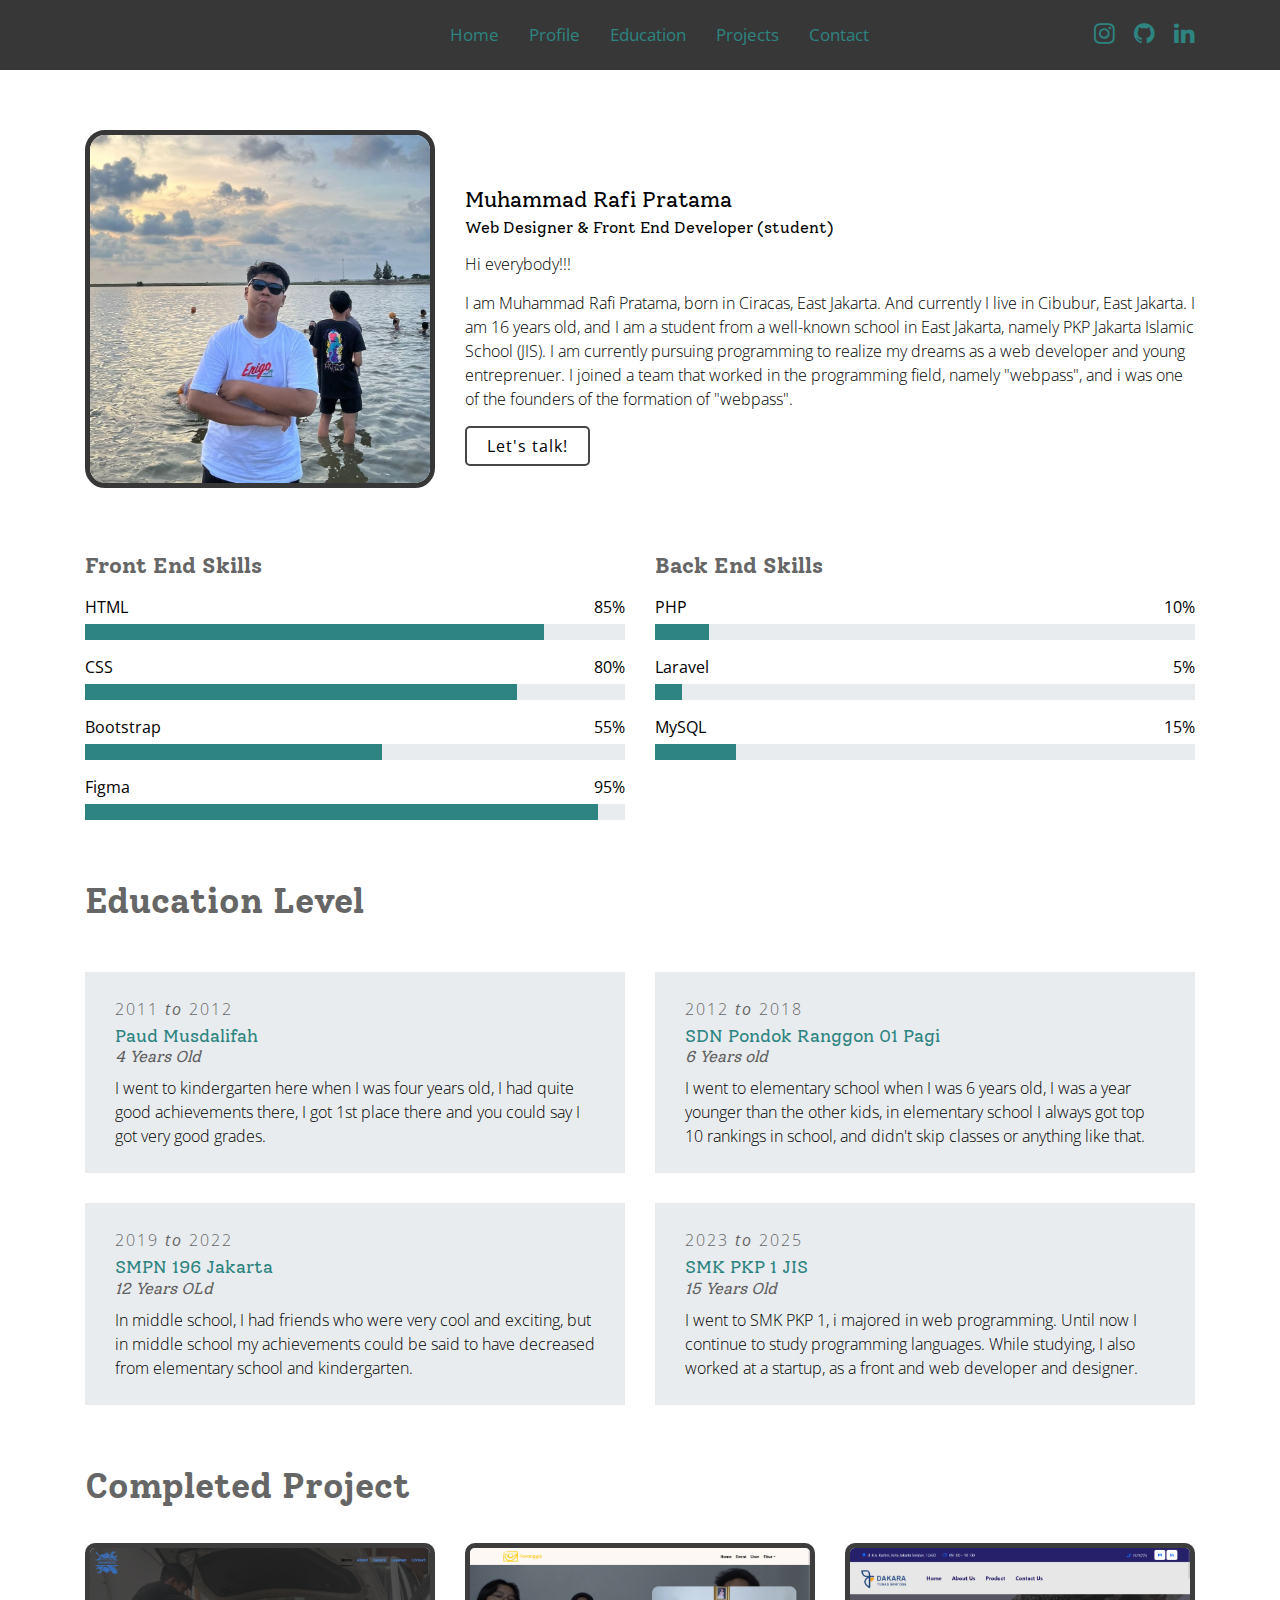
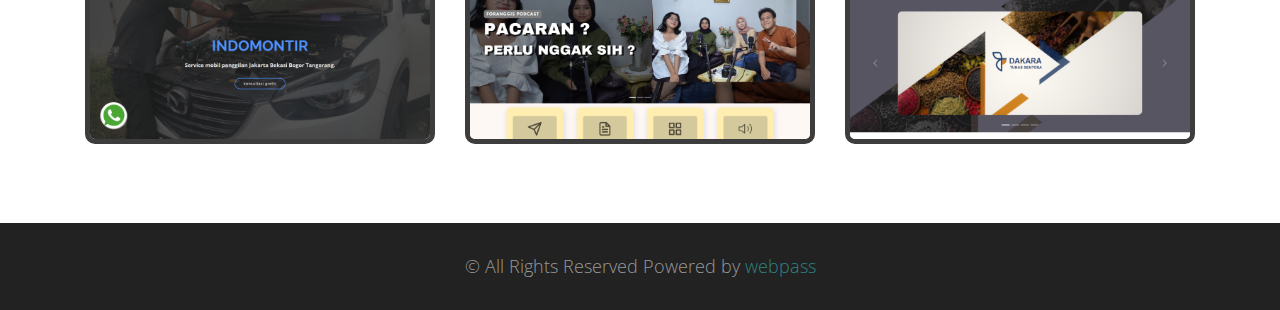
<file: index.html>
<!DOCTYPE html>
<html lang="en">
  <head>
    <meta charset="utf-8" />
    <head>
      <link rel="icon" href="img/as/logo.png" />
    </head>
    <title>Rafi || Portfolio</title>
    <meta content="width=device-width, initial-scale=1.0" name="viewport" />
    <meta content="porafilio" name="keywords" />
    <meta content="porafilio HTML Template" name="description" />

    <!-- Favicon -->
    <link href="img/favicon.ico" rel="icon" />

    <!-- Google Fonts -->
    <link
      href="https://fonts.googleapis.com/css?family=Open+Sans:300,400|Solway:400,700&display=swap"
      rel="stylesheet"
    />

    <!-- CSS Libraries -->
    <link
      href="https://stackpath.bootstrapcdn.com/bootstrap/4.4.1/css/bootstrap.min.css"
      rel="stylesheet"
    />
    <link
      href="https://stackpath.bootstrapcdn.com/font-awesome/4.7.0/css/font-awesome.min.css"
      rel="stylesheet"
    />
    <link href="lib/owlcarousel/assets/owl.carousel.min.css" rel="stylesheet" />
    <link href="lib/lightbox/css/lightbox.min.css" rel="stylesheet" />
    <link
      href="https://cdn.jsdelivr.net/npm/bootstrap@5.3.2/dist/css/bootstrap.min.css"
      rel="stylesheet"
      integrity="sha384-T3c6CoIi6uLrA9TneNEoa7RxnatzjcDSCmG1MXxSR1GAsXEV/Dwwykc2MPK8M2HN"
      crossorigin="anonymous"
    />

    <!-- Template Stylesheet -->
    <link href="css/style.css" rel="stylesheet" />
  </head>

  <body>
    <!-- Nav Start -->
    <div id="header">
      <div class="header">
        <div class="container">
          <div class="logo pull-left">
            <h5><a href="index.html"></a> Rafi.</h5>
          </div>

          <nav id="nav-menu-container">
            <ul class="nav-menu">
              <li><a href="#header">Home</a></li>
              <li><a href="#about">Profile</a></li>
              <li><a href="#experience">Education</a></li>
              <li><a href="#portfolio">Projects</a></li>
              <li><a href=" contact/contact.html">Contact </a></li>
            </ul>
          </nav>

          <nav class="nav social-nav pull-right d-none d-lg-inline">
            <a
              href="https://www.instagram.com/prtmrvv?igsh=cWw4ZDdhOHM1M2xo"
              target="_blank"
              ><i class="fa fa-instagram"></i
            ></a>
            <a href="https://github.com/pratamarafi710" target="_blank"
              ><i class="fa fa-github"></i
            ></a>
            <a
              href="https://www.linkedin.com/in/daqarvee?utm_source=share&utm_campaign=share_via&utm_content=profile&utm_medium=android_app"
              target="_blank"
              ><i class="fa fa-linkedin"></i
            ></a>
          </nav>
        </div>
      </div>
    </div>
    <!-- Nav End -->

    <!-- About Me Start-->
    <div class="about" id="about">
      <div class="container">
        <div class="row align-items-center">
          <div class="col-md-6 col-lg-4">
            <img class="profile img-fluid" src="img/rafi/1.jpg" />
          </div>

          <div class="col-md-6 col-lg-8">
            <!-- <header class="section-header">
              <h2>About Me</h2>
            </header> -->
            <h3>
              <!-- <strong>Name:</strong> -->
              Muhammad Rafi Pratama
            </h3>
            <h4>
              <!-- <strong>Profession:</strong>  -->
              Web Designer & Front End Developer (student)
            </h4>
            <p>Hi everybody!!!</p>
            <p>
              I am Muhammad Rafi Pratama, born in Ciracas, East Jakarta. And
              currently I live in Cibubur, East Jakarta. I am 16 years old, and
              I am a student from a well-known school in East Jakarta, namely
              PKP Jakarta Islamic School (JIS). I am currently pursuing
              programming to realize my dreams as a web developer and young
              entreprenuer. I joined a team that worked in the programming
              field, namely "webpass", and i was one of the founders of the
              formation of "webpass".
            </p>
            <a href="contact/contact.html">Let's talk!</a>
          </div>
        </div>

        <div class="row">
          <div class="col-md-6">
            <div class="skills">
              <h3>Front End Skills</h3>
              <div class="skill-name">
                <p>HTML</p>
                <p>85%</p>
              </div>
              <div class="progress">
                <div
                  class="progress-bar"
                  role="progressbar"
                  aria-valuenow="85"
                  aria-valuemin="0"
                  aria-valuemax="100"
                ></div>
              </div>

              <div class="skill-name">
                <p>CSS</p>
                <p>80%</p>
              </div>
              <div class="progress">
                <div
                  class="progress-bar"
                  role="progressbar"
                  aria-valuenow="80"
                  aria-valuemin="0"
                  aria-valuemax="100"
                ></div>
              </div>

              <div class="skill-name">
                <p>Bootstrap</p>
                <p>55%</p>
              </div>
              <div class="progress">
                <div
                  class="progress-bar"
                  role="progressbar"
                  aria-valuenow="55"
                  aria-valuemin="0"
                  aria-valuemax="100"
                ></div>
              </div>

              <div class="skill-name">
                <p>Figma</p>
                <p>95%</p>
              </div>
              <div class="progress">
                <div
                  class="progress-bar"
                  role="progressbar"
                  aria-valuenow="95"
                  aria-valuemin="0"
                  aria-valuemax="100"
                ></div>
              </div>
            </div>
          </div>
          <div class="col-md-6">
            <div class="skills">
              <h3>Back End Skills</h3>
              <div class="skill-name">
                <p>PHP</p>
                <p>10%</p>
              </div>
              <div class="progress">
                <div
                  class="progress-bar"
                  role="progressbar"
                  aria-valuenow="10"
                  aria-valuemin="0"
                  aria-valuemax="100"
                ></div>
              </div>

              <div class="skill-name">
                <p>Laravel</p>
                <p>5%</p>
              </div>
              <div class="progress">
                <div
                  class="progress-bar"
                  role="progressbar"
                  aria-valuenow="5"
                  aria-valuemin="0"
                  aria-valuemax="100"
                ></div>
              </div>

              <div class="skill-name">
                <p>MySQL</p>
                <p>15%</p>
              </div>
              <div class="progress">
                <div
                  class="progress-bar"
                  role="progressbar"
                  aria-valuenow="15"
                  aria-valuemin="0"
                  aria-valuemax="100"
                ></div>
              </div>
            </div>
          </div>
        </div>
      </div>
    </div>
    <!-- About Me End-->

    <!-- Job Experience Start -->
    <div class="experience" id="experience">
      <div class="container exp">
        <header class="headsec section-header">
          <h3>Education Level</h3>
        </header>
        <div class="row">
          <div class="col-md-6">
            <div class="exp-column">
              <p class="exp-date">2011 <span>to</span> 2012</p>
              <h4 class="exp-company">Paud Musdalifah</h4>
              <h4 class="exp-designation">4 Years Old</h4>
              <p class="exp-detail">
                I went to kindergarten here when I was four years old, I had
                quite good achievements there, I got 1st place there and you
                could say I got very good grades.
              </p>
            </div>
          </div>
          <div class="col-md-6">
            <div class="exp-column">
              <p class="exp-date">2012 <span>to</span> 2018</p>
              <h4 class="exp-company">SDN Pondok Ranggon 01 Pagi</h4>
              <h4 class="exp-designation">6 Years old</h4>
              <p class="exp-detail">
                I went to elementary school when I was 6 years old, I was a year
                younger than the other kids, in elementary school I always got
                top 10 rankings in school, and didn't skip classes or anything
                like that.
              </p>
            </div>
          </div>
          <div class="col-md-6">
            <div class="exp-column">
              <p class="exp-date">2019 <span>to</span> 2022</p>
              <h4 class="exp-company">SMPN 196 Jakarta</h4>
              <h4 class="exp-designation">12 Years OLd</h4>
              <p class="exp-detail">
                In middle school, I had friends who were very cool and exciting,
                but in middle school my achievements could be said to have
                decreased from elementary school and kindergarten.
              </p>
            </div>
          </div>
          <div class="col-md-6">
            <div class="exp-column">
              <p class="exp-date">2023 <span>to</span> 2025</p>
              <h4 class="exp-company">SMK PKP 1 JIS</h4>
              <h4 class="exp-designation">15 Years Old</h4>
              <p class="exp-detail">
                I went to SMK PKP 1, i majored in web programming. Until now I
                continue to study programming languages. While studying, I also
                worked at a startup, as a front and web developer and designer.
              </p>
            </div>
          </div>
        </div>
      </div>
    </div>

    <!-- <div class="accordion" id="accordionExample">
      <div class="accordion-item">
        <h2 class="accordion-header">
          <button
            class="accordion-button"
            type="button"
            data-bs-toggle="collapse"
            data-bs-target="#collapseOne"
            aria-expanded="true"
            aria-controls="collapseOne"
          >
            Accordion Item #1
          </button>
        </h2>
        <div
          id="collapseOne"
          class="accordion-collapse collapse show"
          data-bs-parent="#accordionExample"
        >
          <div class="accordion-body">
            <strong>This is the first item's accordion body.</strong>
            It is shown by default, until the collapse plugin adds the
            appropriate classes that we use to style each element. These classes
            control the overall appearance, as well as the showing and hiding
            via CSS transitions. You can modify any of this with custom CSS or
            overriding our default variables. It's also worth noting that just
            about any HTML can go within the
            <code>.accordion-body</code>, though the transition does limit
            overflow.
          </div>
        </div>
      </div>
      <div class="accordion-item">
        <h2 class="accordion-header">
          <button
            class="accordion-button collapsed"
            type="button"
            data-bs-toggle="collapse"
            data-bs-target="#collapseTwo"
            aria-expanded="false"
            aria-controls="collapseTwo"
          >
            Accordion Item #2
          </button>
        </h2>
        <div
          id="collapseTwo"
          class="accordion-collapse collapse"
          data-bs-parent="#accordionExample"
        >
          <div class="accordion-body">
            <strong>This is the second item's accordion body.</strong>
            It is hidden by default, until the collapse plugin adds the
            appropriate classes that we use to style each element. These classes
            control the overall appearance, as well as the showing and hiding
            via CSS transitions. You can modify any of this with custom CSS or
            overriding our default variables. It's also worth noting that just
            about any HTML can go within the
            <code>.accordion-body</code>, though the transition does limit
            overflow.
          </div>
        </div>
      </div>
      <div class="accordion-item">
        <h2 class="accordion-header">
          <button
            class="accordion-button collapsed"
            type="button"
            data-bs-toggle="collapse"
            data-bs-target="#collapseThree"
            aria-expanded="false"
            aria-controls="collapseThree"
          >
            Accordion Item #3
          </button>
        </h2>
        <div
          id="collapseThree"
          class="accordion-collapse collapse"
          data-bs-parent="#accordionExample"
        >
          <div class="accordion-body">
            <strong>This is the third item's accordion body.</strong>
            It is hidden by default, until the collapse plugin adds the
            appropriate classes that we use to style each element. These classes
            control the overall appearance, as well as the showing and hiding
            via CSS transitions. You can modify any of this with custom CSS or
            overriding our default variables. It's also worth noting that just
            about any HTML can go within the
            <code>.accordion-body</code>, though the transition does limit
            overflow.
          </div>
        </div>
      </div>
    </div> -->
    <!-- Job Experience End -->

    <!-- Portfolio Start -->
    <div class="portfolio" id="portfolio">
      <div class="container">
        <header class="port section-header mb-3">
          <h3 class="section-title">Completed project</h3>
        </header>

        <div class="row portfolio-container">
          <div class="col-lg-4 col-md-6 portfolio-item web-des">
            <div class="portfolio-wrap">
              <figure>
                <img src="img/indomontir.png" class="porto img-fluid" alt="" />
                <a
                  href="img/indomontir.png"
                  data-lightbox="portfolio"
                  data-title="INDOMONTIR"
                  class="link-preview"
                  title="Preview"
                  ><i class="fa fa-eye"></i
                ></a>
                <a
                  href="https://indomontir.id/"
                  class="link-details"
                  title="More Details"
                  ><i class="fa fa-link"></i
                ></a>
                <h4 class="portfolio-title">
                  INDOMONTIR <span>Web Developer</span>
                </h4>
              </figure>
            </div>
          </div>

          <div class="col-lg-4 col-md-6 portfolio-item web-des">
            <div class="portfolio-wrap">
              <figure>
                <img src="img/foranggis.png" class="porto img-fluid" alt="" />
                <a
                  href="img/foranggis.png"
                  class="link-preview"
                  data-lightbox="portfolio"
                  data-title="FORANGGIS"
                  title="Preview"
                  ><i class="fa fa-eye"></i
                ></a>
                <a
                  href="https://www.foranggis.com/"
                  class="link-details"
                  title="More Details"
                  ><i class="fa fa-link"></i
                ></a>
                <h4 class="portfolio-title">
                  FORANGGIS <span>Web Developer</span>
                </h4>
              </figure>
            </div>
          </div>

          <div class="col-lg-4 col-md-6 portfolio-item web-dev">
            <div class="portfolio-wrap">
              <figure>
                <img src="img/dts.png" class="porto img-fluid" alt="" />
                <a
                  href="img/dts.png"
                  class="link-preview"
                  data-lightbox="portfolio"
                  data-title="DAKARA TUNAS SENTOSA"
                  title="Preview"
                  ><i class="fa fa-eye"></i
                ></a>
                <a href="#" class="link-details" title="More Details"
                  ><i class="fa fa-link"></i
                ></a>
                <h4 class="portfolio-title">
                  Dakara Tunas Sentosa <span>Web Designer</span>
                </h4>
              </figure>
            </div>
          </div>
        </div>
      </div>
    </div>
    <!-- Portfolio End -->

    <!-- Footer Start -->
    <div class="footer">
      <div class="container">
        <div class="copyright">
          <p>
            &copy; All Rights Reserved Powered by
            <a href="http://webpas.my.id/" target="_blank"> webpass </a>
          </p>
        </div>
      </div>
    </div>
    <!-- Footer end -->

    <!-- Back to Top -->
    <a href="#" class="back-to-top"><i class="fa fa-chevron-up"></i></a>

    <!-- JavaScript Libraries -->
    <script src="https://code.jquery.com/jquery-3.4.1.min.js"></script>
    <script src="https://stackpath.bootstrapcdn.com/bootstrap/4.4.1/js/bootstrap.bundle.min.js"></script>
    <script src="lib/typed/typed.min.js"></script>
    <script src="lib/easing/easing.min.js"></script>
    <script src="lib/stickyjs/sticky.js"></script>
    <script src="lib/superfish/hoverIntent.js"></script>
    <script src="lib/superfish/superfish.min.js"></script>
    <script src="lib/waypoints/waypoints.min.js"></script>
    <script src="lib/counterup/counterup.min.js"></script>
    <script src="lib/owlcarousel/owl.carousel.min.js"></script>
    <script src="lib/isotope/isotope.pkgd.min.js"></script>
    <script src="lib/lightbox/js/lightbox.min.js"></script>
    <script
      src="https://cdn.jsdelivr.net/npm/bootstrap@5.3.2/dist/js/bootstrap.bundle.min.js"
      integrity="sha384-C6RzsynM9kWDrMNeT87bh95OGNyZPhcTNXj1NW7RuBCsyN/o0jlpcV8Qyq46cDfL"
      crossorigin="anonymous"
    ></script>

    <!-- Template Javascript -->
    <script src="js/main.js"></script>
  </body>
</html>
</file>
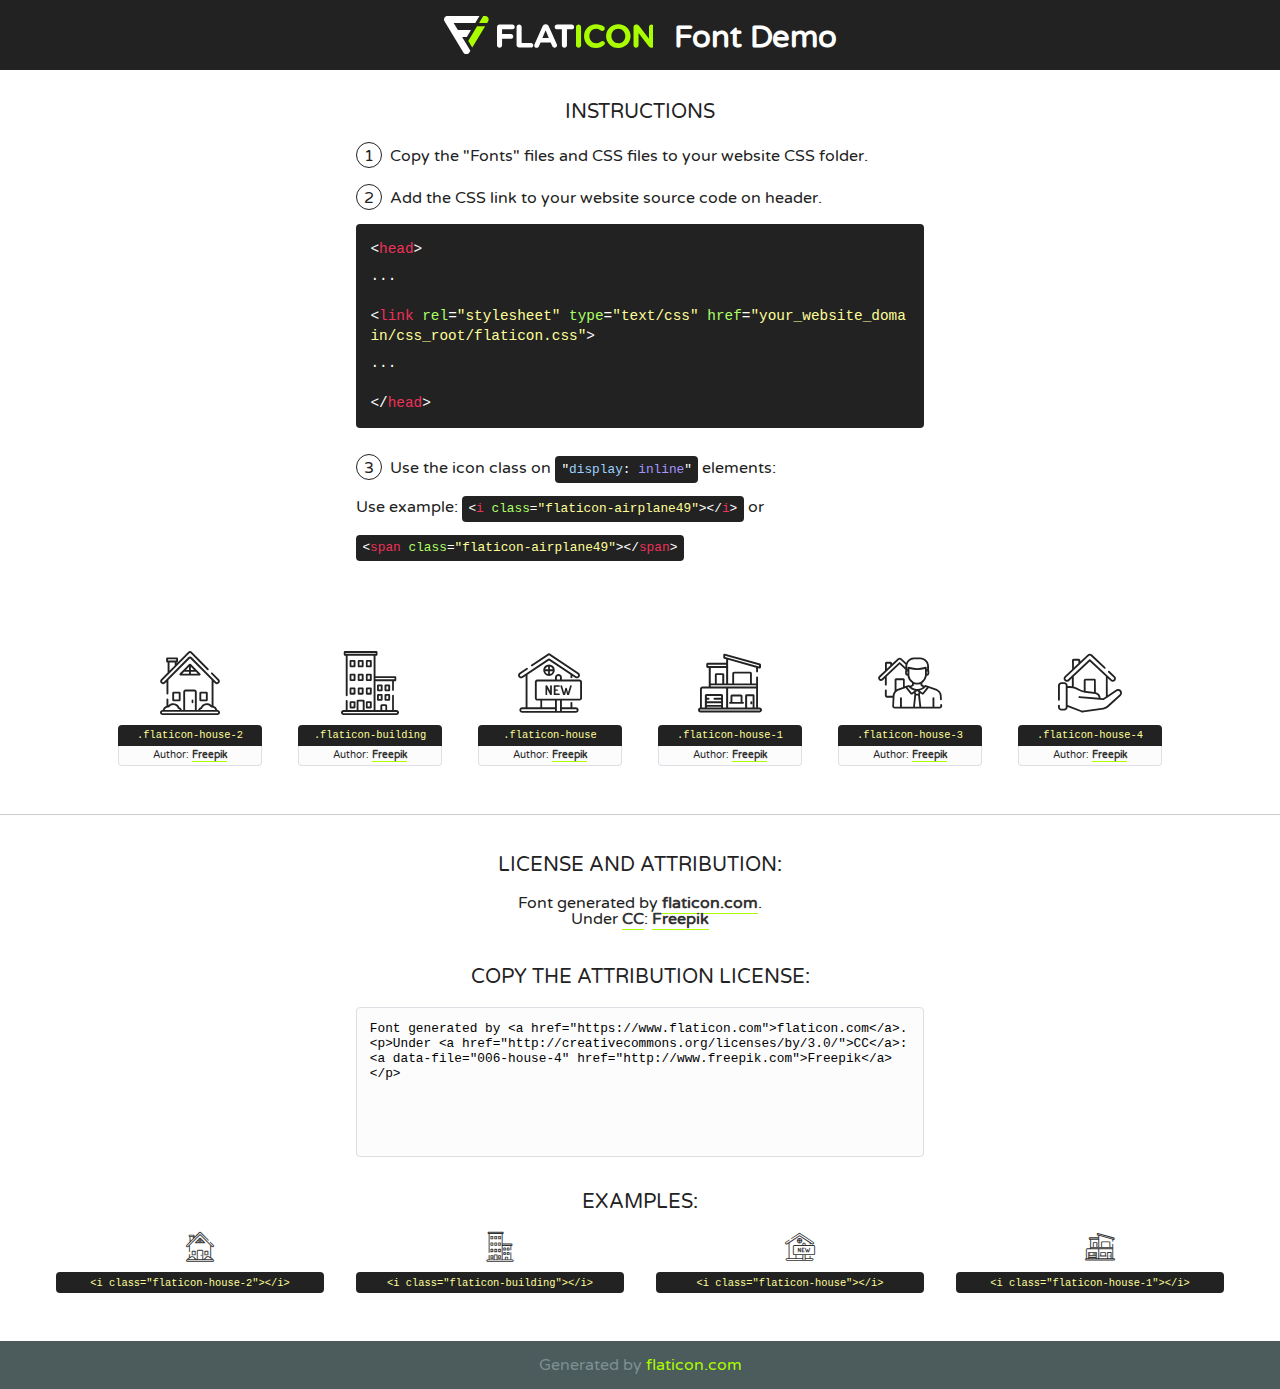
<file: contact/fonts/flaticon/font/flaticon.html>
<!DOCTYPE html>
<!--
  Flaticon icon font: Flaticon
  Creation date: 29/11/2020 06:42
-->
<html>
<!DOCTYPE html>
<html>

<head>
    <title>Flaticon WebFont</title>
    <link href="http://fonts.googleapis.com/css?family=Varela+Round" rel="stylesheet" type="text/css" />
    <link rel="stylesheet" type="text/css" href="flaticon.css">
    <meta charset="UTF-8">
    <style>
    html, body, div, span, applet, object, iframe,
    h1, h2, h3, h4, h5, h6, p, blockquote, pre,
    a, abbr, acronym, address, big, cite, code,
    del, dfn, em, img, ins, kbd, q, s, samp,
    small, strike, strong, sub, sup, tt, var,
    b, u, i, center,
    dl, dt, dd, ol, ul, li,
    fieldset, form, label, legend,
    table, caption, tbody, tfoot, thead, tr, th, td,
    article, aside, canvas, details, embed, 
    figure, figcaption, footer, header, hgroup, 
    menu, nav, output, ruby, section, summary,
    time, mark, audio, video {
        margin: 0;
        padding: 0;
        border: 0;
        font-size: 100%;
        font: inherit;
        vertical-align: baseline;
    }
    /* HTML5 display-role reset for older browsers */
    article, aside, details, figcaption, figure, 
    footer, header, hgroup, menu, nav, section {
        display: block;
    }
    body {
        line-height: 1;
    }
    ol, ul {
        list-style: none;
    }
    blockquote, q {
        quotes: none;
    }
    blockquote:before, blockquote:after,
    q:before, q:after {
        content: '';
        content: none;
    }
    table {
        border-collapse: collapse;
        border-spacing: 0;
    }
    body {
        font-family: 'Varela Round', Helvetica, Arial, sans-serif;
        font-size: 16px;
        color: #222;
    }
    a {
        color: #333;
        border-bottom: 1px solid #a9fd00;
        font-weight: bold;
        text-decoration: none;
    }
    * {
        -moz-box-sizing: border-box;
        -webkit-box-sizing: border-box;
        box-sizing: border-box;
        margin: 0;
        padding: 0;
    }
    [class^="flaticon-"]:before, [class*=" flaticon-"]:before, [class^="flaticon-"]:after, [class*=" flaticon-"]:after {
        font-family: Flaticon;
        font-size: 30px;
        font-style: normal;
        margin-left: 20px;
        color: #333;
    }
    .wrapper {
        max-width: 600px;
        margin: auto;
        padding: 0 1em;
    }
    .title {
        font-size: 1.25em;
        text-align: center;
        margin-bottom: 1em;
        text-transform: uppercase;
    }
    header {
        text-align: center;
        background-color: #222;
        color: #fff;
        padding: 1em;
    }
    header .logo {
        width: 210px;
        height: 38px;
        display: inline-block;
        vertical-align: middle;
        margin-right: 1em;
        border: none;
    }
    header strong {
        font-size: 1.95em;
        font-weight: bold;
        vertical-align: middle;
        margin-top: 5px;
        display: inline-block;
    }
    .demo {
        margin: 2em auto;
        line-height: 1.25em;
    }
    .demo ul li {
        margin-bottom: 1em;
    }
    .demo ul li .num {
        color: #222;
        border-radius: 20px;
        display: inline-block;
        width: 26px;
        padding: 3px;
        height: 26px;
        text-align: center;
        margin-right: 0.5em;
        border: 1px solid #222;
    }
    .demo ul li code {
        background-color: #222;
        border-radius: 4px;
        padding: 0.25em 0.5em;
        display: inline-block;
        color: #fff;
        font-family: Consolas,Monaco,Lucida Console,Liberation Mono,DejaVu Sans Mono,Bitstream Vera Sans Mono,Courier New, monospace;
        font-weight: lighter;
        margin-top: 1em;
        font-size: 0.8em;
        word-break: break-all;
    }
    .demo ul li code.big {
        padding: 1em;
        font-size: 0.9em;
    }
    .demo ul li code .red {
        color: #EF3159;
    }
    .demo ul li code .green {
        color: #ACFF65;
    }
    .demo ul li code .yellow {
        color: #FFFF99;
    }
    .demo ul li code .blue {
        color: #99D3FF;
    }
    .demo ul li code .purple {
        color: #A295FF;
    }
    .demo ul li code .dots {
        margin-top: 0.5em;
        display: block;
    }
    #glyphs {
        border-bottom: 1px solid #ccc;
        padding: 2em 0;
        text-align: center;
    }
    .glyph {
        display: inline-block;
        width: 9em;
        margin: 1em;
        text-align: center;
        vertical-align: top;
        background: #FFF;
    }
    .glyph .glyph-icon {
        padding: 10px;
        display: block;
        font-family:"Flaticon";
        font-size: 64px;
        line-height: 1;
    }
    .glyph .glyph-icon:before {
        font-size: 64px;
        color: #222;
        margin-left: 0;
    }
    .class-name {
        font-size: 0.65em;
        background-color: #222;
        color: #fff;
        border-radius: 4px 4px 0 0;
        padding: 0.5em;
        color: #FFFF99;
        font-family: Consolas,Monaco,Lucida Console,Liberation Mono,DejaVu Sans Mono,Bitstream Vera Sans Mono,Courier New, monospace;
    }
    .author-name {
        font-size: 0.6em;
        background-color: #fcfcfd;
        border: 1px solid #DEDEE4;
        border-top: 0;
        border-radius: 0 0 4px 4px;
        padding: 0.5em;
    }
    .class-name:last-child {
        font-size: 10px;
        color:#888;
    }
    .class-name:last-child a {
        font-size: 10px;
        color:#555;
    }
    .class-name:last-child a:hover {
        color:#a9fd00;
    }
    .glyph > input {
        display: block;
        width: 100px;
        margin: 5px auto;
        text-align: center;
        font-size: 12px;
        cursor: text;
    }
    .glyph > input.icon-input {
        font-family:"Flaticon";
        font-size: 16px;
        margin-bottom: 10px;
    }
    .attribution .title {
        margin-top: 2em;
    }
    .attribution textarea {
        background-color: #fcfcfd;
        padding: 1em;
        border: none;
        box-shadow: none;
        border: 1px solid #DEDEE4;
        border-radius: 4px;
        resize: none;
        width: 100%;
        height: 150px;
        font-size: 0.8em;
        font-family: Consolas,Monaco,Lucida Console,Liberation Mono,DejaVu Sans Mono,Bitstream Vera Sans Mono,Courier New, monospace;
        -webkit-appearance: none;
    }
    .iconsuse {
        margin: 2em auto;
        text-align: center;
        max-width: 1200px;
    }
    .iconsuse:after {
        content: '';
        display: table;
        clear: both;
    }
    .iconsuse .image {
        float: left;
        width: 25%;
        padding: 0 1em;
    }
    .iconsuse .image p {
        margin-bottom: 1em;
    }
    .iconsuse .image span {
        display: block;
        font-size: 0.65em;
        background-color: #222;
        color: #fff;
        border-radius: 4px;
        padding: 0.5em;
        color: #FFFF99;
        margin-top: 1em;
        font-family: Consolas,Monaco,Lucida Console,Liberation Mono,DejaVu Sans Mono,Bitstream Vera Sans Mono,Courier New, monospace;
    }
    #footer {
        text-align: center;
        background-color: #4C5B5C;
        color: #7c9192;
        padding: 1em;
    }
    #footer a {
        border: none;
        color: #a9fd00;
        font-weight: normal;
    }
    @media (max-width: 960px) {
        .iconsuse .image {
            width: 50%;
        }
    }
    @media (max-width: 560px) {
        .iconsuse .image {
            width: 100%;
        }
    }
    </style>
</head>

<body class="characters-off">

    <header>
        <a href="https://www.flaticon.com" target="_blank" class="logo">
            <svg version="1.1" xmlns="http://www.w3.org/2000/svg" xmlns:xlink="http://www.w3.org/1999/xlink" xmlns:a="http://ns.adobe.com/AdobeSVGViewerExtensions/3.0/" viewBox="0 0 560.875 102.036" enable-background="new 0 0 560.875 102.036" xml:space="preserve">
                <defs>
                </defs>
                <g>
                    <g class="letters">
                        <path fill="#ffffff" d="M141.596,29.675c0-3.777,2.985-6.767,6.764-6.767h34.438c3.426,0,6.15,2.728,6.15,6.15
                        c0,3.43-2.724,6.149-6.15,6.149h-27.674v13.091h23.719c3.429,0,6.151,2.724,6.151,6.15c0,3.43-2.723,6.149-6.151,6.149h-23.719
                        v17.574c0,3.773-2.986,6.761-6.764,6.761c-3.779,0-6.764-2.989-6.764-6.761V29.675z"></path>
                        <path fill="#ffffff" d="M193.844,29.149c0-3.781,2.985-6.767,6.764-6.767c3.776,0,6.763,2.985,6.763,6.767v42.957h25.039
                        c3.426,0,6.149,2.726,6.149,6.153c0,3.425-2.723,6.15-6.149,6.15h-31.802c-3.779,0-6.764-2.986-6.764-6.768V29.149z"></path>
                        <path fill="#ffffff" d="M241.891,75.71l21.438-48.407c1.492-3.341,4.215-5.357,7.906-5.357h0.792
                        c3.686,0,6.323,2.017,7.815,5.357l21.439,48.407c0.436,0.967,0.701,1.845,0.701,2.723c0,3.602-2.809,6.501-6.414,6.501
                        c-3.161,0-5.269-1.845-6.499-4.655l-4.132-9.661h-27.059l-4.301,10.102c-1.144,2.631-3.426,4.214-6.237,4.214
                        c-3.517,0-6.24-2.81-6.24-6.325C241.1,77.64,241.451,76.677,241.891,75.71z M279.932,58.666l-8.521-20.297l-8.526,20.297H279.932
                        z"></path>
                        <path fill="#ffffff" d="M314.864,35.387H301.86c-3.429,0-6.239-2.813-6.239-6.238c0-3.429,2.811-6.24,6.239-6.24h39.533
                        c3.426,0,6.237,2.811,6.237,6.24c0,3.425-2.811,6.238-6.237,6.238h-13.001v42.785c0,3.773-2.99,6.761-6.764,6.761
                        c-3.779,0-6.764-2.989-6.764-6.761V35.387z"></path>
                        <path fill="#A9FD00" d="M352.615,29.149c0-3.781,2.985-6.767,6.767-6.767c3.774,0,6.761,2.985,6.761,6.767v49.024
                        c0,3.773-2.987,6.761-6.761,6.761c-3.781,0-6.767-2.989-6.767-6.761V29.149z"></path>
                        <path fill="#A9FD00" d="M374.132,53.836v-0.179c0-17.481,13.178-31.801,32.065-31.801c9.22,0,15.459,2.458,20.557,6.238
                        c1.402,1.054,2.637,2.985,2.637,5.357c0,3.692-2.985,6.59-6.681,6.59c-1.845,0-3.071-0.702-4.044-1.319
                        c-3.776-2.813-7.729-4.393-12.562-4.393c-10.364,0-17.831,8.611-17.831,19.154v0.173c0,10.542,7.291,19.329,17.831,19.329
                        c5.715,0,9.492-1.756,13.359-4.834c1.049-0.874,2.458-1.491,4.039-1.491c3.429,0,6.325,2.813,6.325,6.236
                        c0,2.106-1.056,3.78-2.282,4.834c-5.539,4.834-12.036,7.733-21.878,7.733C387.572,85.464,374.132,71.493,374.132,53.836z"></path>
                        <path fill="#A9FD00" d="M433.009,53.836v-0.179c0-17.481,13.79-31.801,32.766-31.801c18.981,0,32.592,14.143,32.592,31.628v0.173
                        c0,17.483-13.785,31.807-32.769,31.807C446.625,85.464,433.009,71.32,433.009,53.836z M484.224,53.836v-0.179
                        c0-10.539-7.725-19.326-18.626-19.326c-10.893,0-18.449,8.611-18.449,19.154v0.173c0,10.542,7.73,19.329,18.626,19.329
                        C476.676,72.986,484.224,64.378,484.224,53.836z"></path>
                        <path fill="#A9FD00" d="M506.233,29.321c0-3.774,2.99-6.763,6.767-6.763h1.401c3.252,0,5.183,1.583,7.029,3.953l26.093,34.265
                        V29.059c0-3.692,2.99-6.677,6.681-6.677c3.683,0,6.671,2.985,6.671,6.677v48.934c0,3.78-2.987,6.765-6.764,6.765h-0.436
                        c-3.257,0-5.188-1.581-7.034-3.953l-27.056-35.492v32.944c0,3.687-2.985,6.676-6.678,6.676c-3.683,0-6.673-2.989-6.673-6.676
                        V29.321z"></path>
                    </g>
                    <g class="insignia">
                        <path fill="#ffffff" d="M48.372,56.137h12.517l11.156-18.537H37.186L25.688,18.539h57.825L94.668,0H9.271
                        C5.925,0,2.842,1.801,1.198,4.716c-1.644,2.907-1.593,6.482,0.134,9.343l50.38,83.501c1.678,2.781,4.689,4.476,7.938,4.476
                        c3.246,0,6.257-1.695,7.935-4.476l2.898-4.804L48.372,56.137z"></path>
                        <g class="i">
                            <path fill="#A9FD00" d="M93.575,18.539h0.031v0.004l21.652,0.004l2.705-4.488c1.727-2.861,1.778-6.436,0.133-9.343
                            C116.454,1.801,113.371,0,110.026,0h-5.294L93.575,18.539z"></path>
                            <polygon fill="#A9FD00" points="88.291,27.356 64.725,66.486 75.519,84.404 109.942,27.356"></polygon>
                        </g>
                    </g>
                </g>
            </svg>
        </a>
        <strong>Font Demo</strong>
    </header>


    <section class="demo wrapper">

        <p class="title">Instructions</p>

        <ul>
            <li>
                <span class="num">1</span>Copy the "Fonts" files and CSS files to your website CSS folder.
            </li>
            <li>
                <span class="num">2</span>Add the CSS link to your website source code on header.
                <code class="big">
                    &lt;<span class="red">head</span>&gt;
                    <br/><span class="dots">...</span>
                    <br/>&lt;<span class="red">link</span> <span class="green">rel</span>=<span class="yellow">"stylesheet"</span> <span class="green">type</span>=<span class="yellow">"text/css"</span> <span class="green">href</span>=<span class="yellow">"your_website_domain/css_root/flaticon.css"</span>&gt;
                    <br/><span class="dots">...</span>
                    <br/>&lt;/<span class="red">head</span>&gt;
                </code>
            </li>

            <li>
                <p>
                    <span class="num">3</span>Use the icon class on <code>"<span class="blue">display</span>:<span class="purple"> inline</span>"</code> elements:
                    <br />
                    Use example: <code>&lt;<span class="red">i</span> <span class="green">class</span>=<span class="yellow">&quot;flaticon-airplane49&quot;</span>&gt;&lt;/<span class="red">i</span>&gt;</code> or <code>&lt;<span class="red">span</span> <span class="green">class</span>=<span class="yellow">&quot;flaticon-airplane49&quot;</span>&gt;&lt;/<span class="red">span</span>&gt;</code>
            </li>
        </ul>

    </section>




   <section id="glyphs">          
    
      
        <div class="glyph"><div class="glyph-icon flaticon-house-2"></div>
            <div class="class-name">.flaticon-house-2</div>
            <div class="author-name">Author: <a data-file="001-house-2" href="http://www.freepik.com">Freepik</a> </div> 
        </div>        
        
        <div class="glyph"><div class="glyph-icon flaticon-building"></div>
            <div class="class-name">.flaticon-building</div>
            <div class="author-name">Author: <a data-file="002-building" href="http://www.freepik.com">Freepik</a> </div> 
        </div>        
        
        <div class="glyph"><div class="glyph-icon flaticon-house"></div>
            <div class="class-name">.flaticon-house</div>
            <div class="author-name">Author: <a data-file="003-house" href="http://www.freepik.com">Freepik</a> </div> 
        </div>        
        
        <div class="glyph"><div class="glyph-icon flaticon-house-1"></div>
            <div class="class-name">.flaticon-house-1</div>
            <div class="author-name">Author: <a data-file="004-house-1" href="http://www.freepik.com">Freepik</a> </div> 
        </div>        
        
        <div class="glyph"><div class="glyph-icon flaticon-house-3"></div>
            <div class="class-name">.flaticon-house-3</div>
            <div class="author-name">Author: <a data-file="005-house-3" href="http://www.freepik.com">Freepik</a> </div> 
        </div>        
        
        <div class="glyph"><div class="glyph-icon flaticon-house-4"></div>
            <div class="class-name">.flaticon-house-4</div>
            <div class="author-name">Author: <a data-file="006-house-4" href="http://www.freepik.com">Freepik</a> </div> 
        </div>        
        

    </section>



    <section class="attribution wrapper"   style="text-align:center;">

      <div class="title">License and attribution:</div><div class="attrDiv">Font generated by <a href="https://www.flaticon.com">flaticon.com</a>. <div><p>Under <a href="http://creativecommons.org/licenses/by/3.0/">CC</a>: <a data-file="006-house-4" href="http://www.freepik.com">Freepik</a></p>  </div>
      </div>
      <div class="title">Copy the Attribution License:</div>

    <textarea onclick="this.focus();this.select();">Font generated by &lt;a href=&quot;https://www.flaticon.com&quot;&gt;flaticon.com&lt;/a&gt;. <p>Under <a href="http://creativecommons.org/licenses/by/3.0/">CC</a>: <a data-file="006-house-4" href="http://www.freepik.com">Freepik</a></p>  
     </textarea>

    </section>

    <section class="iconsuse">

          <div class="title">Examples:</div>            
             
            <div class="image">
                <p>
                    <i class="glyph-icon flaticon-house-2"></i> 
                    <span>&lt;i class=&quot;flaticon-house-2&quot;&gt;&lt;/i&gt;</span>
                </p>
            </div>
            
            <div class="image">
                <p>
                    <i class="glyph-icon flaticon-building"></i> 
                    <span>&lt;i class=&quot;flaticon-building&quot;&gt;&lt;/i&gt;</span>
                </p>
            </div>
            
            <div class="image">
                <p>
                    <i class="glyph-icon flaticon-house"></i> 
                    <span>&lt;i class=&quot;flaticon-house&quot;&gt;&lt;/i&gt;</span>
                </p>
            </div>
            
            <div class="image">
                <p>
                    <i class="glyph-icon flaticon-house-1"></i> 
                    <span>&lt;i class=&quot;flaticon-house-1&quot;&gt;&lt;/i&gt;</span>
                </p>
            </div>
                       
        </div>
                            
    </section>

<div id="footer">
    <div>Generated by <a href="https://www.flaticon.com">flaticon.com</a>
    </div>
</div>



</body>
</html>
</file>
<file: css/style.css>
/* ============================= */
/* -------- General CSS -------- */
/* ============================= */

body {
  color: #000000;
  font-family: "Open Sans", sans-serif;
  font-weight: 300;
  background: #ffffff;
}

a {
  color: #2d8481;
  transition: 1s;
}

a:hover,
a:active,
a:focus {
  color: #ffffff;
  outline: none;
  text-decoration: none;
}

p {
  padding: 0;
  margin: 0 0 15px 0;
}

h1,
h2,
h3,
h4,
h5,
h6 {
  font-family: "Solway", serif;
  color: #000000;
  margin: 0 0 15px 0;
  padding: 0;
}

.back-to-top {
  position: fixed;
  display: none;
  background: #2d8481;
  color: #ffffff;
  width: 44px;
  height: 44px;
  text-align: center;
  line-height: 1;
  font-size: 16px;
  border-radius: 50%;
  right: 15px;
  bottom: 15px;
  transition: background 0.5s;
  z-index: 11;
}

.back-to-top i {
  padding-top: 12px;
  color: #ffffff;
}

/* ============================= */
/* ------ Top Header CSS ------- */
/* ============================= */

.top-header {
  display: table;
  position: relative;
  width: 100%;
  height: 100vh;
  color: #2d8481;
}

.top-header:after {
  content: "";
  position: absolute;
  width: 100%;
  height: 100%;
  left: 0;
  top: 0;
  background: url(../img/foto-rafi/fotorafi2up.jpg) left top repeat;
  background-size: cover;
  filter: blur(8px);
  -webkit-filter: blur(8px);
  z-index: -1;
}

.top-header .container {
  position: relative;
  text-align: center;
  display: table-cell;
  vertical-align: middle;
  width: 100%;
}

.top-header img {
  height: 200px;
  margin-bottom: 30px;
  border: 15px solid rgba(256, 256, 256, 0.1);
}

.top-header h1 {
  font-size: 5vw;
  font-weight: 700;
  color: #ffffff;
}

.top-header p {
  display: none;
}

.top-header h2 {
  display: inline-block;
  margin: 0;
  height: 40px;
  font-size: 3vw;
  font-weight: 400;
  color: #ffffff;
}

.top-header .typed-cursor {
  font-size: 3vw;
}

/* ============================= */
/* -------- Header CSS --------- */
/* ============================= */

.header {
  background: #373737;
  height: 70px;
}

.header .logo {
  margin: 14px 25px 0 0;
}

.header .logo h1 {
  font-size: 20px;
  margin: 0;
  padding: 2px 0;
  line-height: 1;
  font-weight: 700;
  letter-spacing: 3px;
}

.header .logo h1 a,
.header .logo h1 a:hover {
  color: #2d8481;
}

@media (max-width: 768px) {
  .header {
    height: 50px;
  }

  .header .logo {
    margin: 10px 0 0 0;
  }

  .header .logo h1 {
    padding: 2px 0;
    font-size: 26px;
  }
}

.header .social-nav {
  margin-top: 15px;
}

.header .social-nav a {
  font-size: 24px;
  margin-left: 15px;
  color: #2d8481;
}

#social-nav {
  position: fixed;
  top: 20px; /* Adjust the top position as needed */
  right: 20px; /* Adjust the right position as needed */
  z-index: 1000;
}

/* Add additional styling for the icons if needed */
#social-nav a {
  margin-right: 15px;
  font-size: 20px;
  color: #fff; /* Adjust the color as needed */
}

.header .social-nav a:hover {
  color: rgba(255, 255, 255, 0.75);
}

.nav-menu,
.nav-menu * {
  margin: 0;
  padding: 0;
  list-style: none;
}

.nav-menu ul {
  position: absolute;
  display: none;
  top: 100%;
  left: 0;
  z-index: 99;
}

.nav-menu li {
  position: relative;
  white-space: nowrap;
}

.nav-menu > li {
  float: left;
}

.nav-menu li:hover > ul,
.nav-menu li.sfHover > ul {
  display: block;
}

.nav-menu ul ul {
  top: 0;
  left: 100%;
}

.nav-menu ul li {
  min-width: 180px;
}

.sf-arrows .sf-with-ul {
  padding-right: 30px;
}

.sf-arrows .sf-with-ul:after {
  content: "\f107";
  position: absolute;
  right: 15px;
  font-family: FontAwesome;
  font-style: normal;
  font-weight: normal;
}

.sf-arrows ul .sf-with-ul:after {
  content: "\f105";
}

.logo h5 {
  display: none;
}
#nav-menu-container {
  margin-left: 350px;
}

@media (max-width: 768px) {
  #nav-menu-container {
    display: none;
  }
}

.nav-menu a {
  padding: 22px 15px;
  text-decoration: none;
  display: inline-block;
  color: #2d8481;
  font-weight: 400;
  font-size: 17px; 
  outline: none;
}

.nav-menu a:hover,
.nav-menu li:hover > a,
.nav-menu .menu-active > a {
  color: #e8e8e8;
  font-family: "Solway", serif;
  display: inline-block;
  text-align: center;
  font-size: 21px;
  text-decoration: none; /* untuk menghilangkan underline bawaan dari link */
  padding-bottom: 2px; /* opsi: menambahkan ruang antara teks dan garis */
}

.nav-menu ul {
  margin: 7px 0 0 15px;
  -webkit-box-shadow: 0px 0px 1px 1px rgba(0, 0, 0, 0.08);
  box-shadow: 0px 0px 1px 1px rgba(0, 0, 0, 0.08);
}

.nav-menu ul li {
  background: #6a9c89;
  border-top: 1px solid #f4f4f4;
}

.nav-menu ul li:first-child {
  border-top: 0;
}

.nav-menu ul li:hover {
  background: #2d8481;
  -webkit-transition: 0.3s;
  -o-transition: 0.3s;
  transition: 0.3s;
}

.nav-menu ul li a {
  color: #000000;
  -webkit-transition: none;
  -o-transition: none;
  transition: none;
  padding: 10px 15px;
}

.nav-menu ul li a:hover {
  color: #141313;
}

.nav-menu ul ul {
  margin: 0;
}

#mobile-nav-toggle {
  position: fixed;
  right: 0;
  top: 0;
  z-index: 999;
  margin: 8px 10px 0 0;
  border: 0;
  background: none;
  font-size: 24px;
  display: none;
  -webkit-transition: all 0.4s;
  -o-transition: all 0.4s;
  transition: all 0.4s;
  outline: none;
  cursor: pointer;
}

#mobile-nav-toggle i {
  color: #fff;
}

@media (max-width: 768px) {
  #mobile-nav-toggle {
    display: inline;
  }

  .logo {
    width: 100%;
    text-align: center;
  }
}

#mobile-nav {
  position: fixed;
  top: 0;
  padding-top: 18px;
  bottom: 0;
  z-index: 998;
  background: rgba(0, 0, 0, 0.9);
  left: -260px;
  width: 260px;
  overflow-y: auto;
  -webkit-transition: 0.4s;
  -o-transition: 0.4s;
  transition: 0.4s;
}

#mobile-nav ul {
  padding: 0;
  margin: 0;
  list-style: none;
}

#mobile-nav ul li {
  position: relative;
}

#mobile-nav ul li a {
  color: #ffffff;
  font-size: 16px;
  overflow: hidden;
  padding: 10px 22px 10px 15px;
  position: relative;
  text-decoration: none;
  width: 100%;
  display: block;
  outline: none;
}

#mobile-nav ul li a:hover {
  color: #ffffff;
}

#mobile-nav ul li li {
  padding-left: 30px;
}

#mobile-nav ul .menu-has-children i {
  position: absolute;
  right: 0;
  z-index: 99;
  padding: 15px;
  cursor: pointer;
  color: #ffffff;
}

#mobile-nav ul .menu-has-children i.fa-chevron-up {
  color: #af9483;
}

#mobile-nav ul .menu-item-active {
  color: #af9483;
}

#mobile-body-overly {
  width: 100%;
  height: 100%;
  z-index: 997;
  top: 0;
  left: 0;
  position: fixed;
  background: rgba(0, 0, 0, 0.6);
  display: none;
}

body.mobile-nav-active {
  overflow: hidden;
}

body.mobile-nav-active #mobile-nav {
  left: 0;
}

body.mobile-nav-active #mobile-nav-toggle {
  color: #ffffff;
}

/* ============================= */
/* ------- Header Title -------- */
/* ============================= */

.section-header h2,
.section-header h3 {
  display: inline-block;
  color: #666666;
  font-size: 35px;
  text-transform: capitalize;
  text-align: left;
  font-weight: 700;
  position: relative;
  padding-bottom: 5px;
}

.section-header h2::before,
.section-header h3::before {
  content: "";
  position: absolute;
  display: block;
  width: 0;
  height: 0;
  bottom: 0px;
  right: 0;
}

.section-header h2::after,
.section-header h3::after {
  content: "";
  position: absolute;
  display: block;
  width: 0;
  height: 0;
  bottom: 0px;
  left: 0;
}

.section-header p {
  text-align: left;
  padding-bottom: 0px;
}

@media (min-width: 992px) {
  .section-header p {
    width: 70%;
  }
}

/* ============================= */
/* ------- About Me CSS -------- */
/* ============================= */

.about {
  padding: 60px 0 15px 0;
  position: relative;
}

.about .row {
  margin-bottom: 30px;
}

.about img {
  width: 100%;
  border-radius: 20px;
}

.profile{
  border: 5px solid #373737;
}

.about h3 {
  font-size: 22px;
  font-weight: 400;
  margin-bottom: 5px;
  margin-top: 35px;
}

.about h4 {
  font-size: 16px;
  font-weight: 400;
}

.about p {
  font-size: 16px;
  font-weight: 300;
}

.about a {
  display: inline-block;
  padding: 6px 20px;
  color: #000000;
  font-size: 16px;
  font-weight: 400;
  letter-spacing: 1px;
  border: 2px solid #464646;
  border-radius: 5px;
}

.about a:hover {
  color: #ffffff;
  background: #2d8481;
  border-radius: 15px;
}

.about .skills h3 {
  font-size: 22px;
  font-weight: 700;
  color: #666666;
  margin-bottom: 15px;
}

.about .skill-name {
  position: relative;
  width: 100%;
}

.about .skill-name p {
  display: inline-block;
  margin-bottom: 5px;
  font-size: 16px;
  font-weight: 400;
}

.about .skill-name p:last-child {
  float: right;
}

.about .progress {
  margin-bottom: 15px;
  border-radius: 0;
}

.about .progress .progress-bar {
  background: #2d8481;
  border-radius: 0;
}

/* ============================= */
/* ------- Experience CSS ------ */
/* ============================= */

.experience {
  position: relative;
  padding: 0;
}

.experience .section-header p {
  margin: 0;
}

.experience .exp-column {
  margin-top: 30px;
  padding: 25px 30px;
  background: #e9ecef;
}

.experience .exp-column::before {
  position: absolute;
  content: "";
  height: 3px;
  top: 30px;
  right: 100%;
  left: 15px;
  background: #2d8481;
}

.experience .exp-column::after {
  position: absolute;
  content: "";
  height: 3px;
  bottom: 0;
  right: 15px;
  left: 100%;
  background: #2d8481;
}

.experience .exp-column:hover::before {
  transition: 0.3s;
  right: 15px;
}

.experience .exp-column:hover::after {
  transition: 0.3s;
  left: 15px;
}

.experience .exp-date {
  margin-bottom: 5px;
  color: #666666;
  font-size: 16px;
  font-weight: 300;
  letter-spacing: 2px;
}

.experience .exp-date span {
  font-weight: 400;
  font-style: italic;
}

.experience .exp-company {
  margin-bottom: 0;
  color: #2d8481;
  font-size: 18px;
  font-weight: 400;
}

.experience .exp-designation {
  margin-bottom: 10px;
  color: #616161;
  font-size: 16px;
  font-weight: 400;
  font-style: italic;
}

.experience .exp-detail {
  margin-bottom: 0;
}

/* ============================= */
/* -------- PROJECT ------- */
/* ============================= */
.rowjek {
  border-radius: 10px;
}

/* ============================= */
/* -------- Services CSS ------- */
/* ============================= */

.services {
  padding: 60px 0;
  text-align: center;
  background: #ffffff;
}

.services .section-header {
  text-align: left;
}

.services .section-header p {
  margin: 0;
}

.services .single-service {
  position: relative;
  text-align: center;
  font-weight: 300;
  margin: 30px 0 0;
  padding: 25px 15px 30px 15px;
  background: #e9ecef;
}

.services .single-service::before {
  position: absolute;
  content: "";
  height: 3px;
  top: 0;
  right: 100%;
  left: 0;
  background: #2d8481;
}

.services .single-service::after {
  position: absolute;
  content: "";
  height: 3px;
  bottom: 0;
  right: 0;
  left: 100%;
  background: #af9483;
}

.services .single-service:hover::before {
  transition: 0.3s;
  right: 0;
}

.services .single-service:hover::after {
  transition: 0.3s;
  left: 0;
}

.services .single-service .service-icon {
  font-size: 60px;
  line-height: 60px;
  margin: 0 auto 20px;
  text-align: center;
  width: 120px;
  color: #af9483;
}

.services .single-service h4,
.services .single-service h4 a {
  font-size: 16px;
  font-weight: 400;
  line-height: 24px;
  letter-spacing: 0;
  text-transform: uppercase;
  margin-bottom: 10px;
}

.services .single-service p {
  margin-bottom: 0;
}

.services .single-service span {
  position: absolute;
  height: 100%;
  width: 0;
  top: 0;
  left: 0;
  overflow: hidden;
  transition: 0.5s;
}

/* ============================= */
/* -------- Counter CSS -------- */
/* ============================= */

.counters {
  padding: 60px 0;
  position: relative;
  text-align: center;
  color: #ffffff;
  background: #af9483;
}

.counters .counter .counter-icon-box {
  color: #ffffff;
  margin: 0;
  font-size: 50px;
  transition: all 400ms linear 0s;
}

.counters .counter:hover .counter-icon-box {
  transform: translateY(-15px);
}

.counters .counter .number {
  font-size: 70px;
  margin: 0 0 15px;
  color: #ffffff;
  font-weight: 700;
  font-family: "Solway", serif;
}

.counters .number:after {
  color: #fff;
  content: "+";
  font-size: 40px;
  position: absolute;
  top: calc(50% + 25px);
  -webkit-transform: translateY(-50%);
  transform: translateY(-50%);
}

.counters .counter h4 {
  margin: 0;
  color: #ffffff;
  font-size: 18px;
  font-weight: 400;
  text-transform: uppercase;
}

/* ============================= */
/* ------- Portfolio CSS ------- */
/* ============================= */

.portfolio {
  position: relative;
  clear: both;
  padding: 60px 0 30px 0;
}

.portfolio .section-header p {
  margin-bottom: 30px;
}

.portfolio #portfolio-flters {
  padding: 0;
  margin: -15px 0 30px 0;
  list-style: none;
  text-align: center;
}

.portfolio #portfolio-flters li {
  cursor: pointer;
  margin: 15px -3px 5px -3px;
  display: inline-block;
  padding: 10px 15px;
  color: #2d8481;
  font-size: 14px;
  line-height: 15px;
  text-transform: uppercase;
  border: 1px solid #2d8481;
  background: #ffffff;
  transition: all 0.3s ease-in-out;
}

.portfolio #portfolio-flters li:hover,
.portfolio #portfolio-flters li.filter-active {
  background: #2d8481;
  color: #ffffff;
}

.portfolio #portfolio-flters li:last-child {
  margin-right: 0;
}

.portfolio .portfolio-item {
  position: relative;
  height: 250px;
  overflow: hidden;
}

.portfolio .portfolio-item figure {
  background: #ffffff;
  overflow: hidden;
  height: auto;
  position: relative;
  border-radius: 0;
  margin: 0;
}

.portfolio .portfolio-item figure:hover img {
  opacity: 0.3;
  transition: 0.3s;
}

.portfolio .portfolio-item figure .link-preview,
.portfolio .portfolio-item figure .link-details,
.portfolio .portfolio-item figure .portfolio-title {
  position: absolute;
  display: inline-block;
  opacity: 0;
  line-height: 1;
  text-align: center;
  width: 60px;
  height: 40px;
  background: #ffffff;
  transition: 0.2s linear;
}

.portfolio .portfolio-item figure .link-preview i,
.portfolio .portfolio-item figure .link-details i {
  padding-top: 9px;
  font-size: 22px;
}

.portfolio .portfolio-item figure .link-preview:hover,
.portfolio .portfolio-item figure .link-details:hover {
  background: #2d8481;
}

.portfolio .portfolio-item figure .link-preview:hover i,
.portfolio .portfolio-item figure .link-details:hover i {
  color: #ffffff;
}

.portfolio .portfolio-item figure .link-preview {
  left: 50%;
  top: calc(25% - 18px);
}

.portfolio .portfolio-item figure .link-details {
  right: 50%;
  top: calc(25% - 18px);
}

.portfolio .portfolio-item figure .portfolio-title {
  margin: 0;
  width: 100%;
  height: 50%;
  left: 0;
  right: 0;
  top: 100%;
  padding: 30px 10px;
  color: #666666;
  font-size: 18px;
  font-weight: 400;
  text-transform: capitalize;
  background: rgba(256, 256, 256, 0.8);
  border-radius: 0;
}

.portfolio .portfolio-item figure .portfolio-title span {
  display: block;
  margin-top: 10px;
  font-family: "Open Sans", sans-serif;
  font-size: 12px;
  font-weight: 300;
  text-transform: uppercase;
}

.portfolio .portfolio-item figure:hover .link-preview {
  opacity: 1;
  left: calc(50% - 77px);
}

.portfolio .portfolio-item figure:hover .link-details {
  opacity: 1;
  right: calc(50% - 77px);
}

.portfolio .portfolio-item figure:hover .portfolio-title {
  opacity: 1;
  top: 50%;
}

.porto{
  border: 5px solid rgb(61, 61, 61);
  border-radius: 10px;
}

/* ============================= */
/* ------ Testimonials CSS ----- */
/* ============================= */

.testimonials {
  background: url("../img/testimonial-bg.jpg") center top no-repeat fixed;
  background-size: cover;
  padding: 40px 0 60px 0;
  text-align: center;
  position: relative;
}

.tim {
  color: rgb(73, 73, 73);
}
.testimonials .container {
  max-width: 700px;
}

.testimonials::before {
  content: "";
  position: absolute;
  left: 0;
  right: 0;
  top: 0;
  bottom: 0;
  background: rgba(000, 000, 000, 0.7);
}

.testimonials .container {
  position: relative;
  z-index: 9;
}

.testimonials i {
  padding: 20px 0;
  color: #2d8481;
}

.testimonials .testimonial-item {
  text-align: center;
}

.testimonials .testimonial-item .testimonial-img {
  width: 120px;
  border: 10px solid rgba(256, 256, 256, 0.1);
  margin: 0 auto;
}

.testimonials .testimonial-item h3 {
  font-size: 20px;
  font-weight: 400;
  margin: 15px 0 5px 0;
  color: #2d8481;
}

.testimonials .testimonial-item h4 {
  color: #999999;
  font-size: 16px;
  font-weight: 400;
  font-style: italic;
  margin: 0 0 10px 0;
}

.testimonials .testimonial-item p {
  color: #ffffff;
  font-weight: 300;
  margin: 0 auto;
}

.testimonials .owl-nav,
.testimonials .owl-dots {
  margin-top: 5px;
  text-align: center;
}

.testimonials .owl-dot {
  display: inline-block;
  margin: 0 5px;
  width: 12px;
  height: 12px;
  border-radius: 50%;
  background-color: #ffffff;
}

.testimonials .owl-dot.active {
  background-color: #323232;
}

/* ============================= */
/* -------- Contact CSS -------- */
/* ============================= */

.contact {
  position: relative;
  padding: 60px 0;
}

.contact .contact-info p {
  margin-bottom: 10px;
  color: #666666;
  font-size: 22px;
  font-weight: 300;
}

@media (max-width: 575px) {
  .contact .contact-info p {
    font-size: 16px;
  }
}

.contact .contact-info a {
  color: #666666;
}

.contact .contact-info a:hover {
  color: #2d8481;
}

.contact .contact-info i {
  width: 30px;
  color: #2d8481;
}

.contact .social {
  position: relative;
  width: 100%;
}

.contact .social a {
  display: inline-block;
  margin: 10px 10px 0 0;
  width: 40px;
  height: 40px;
  padding: 1px 0;
  text-align: center;
  font-size: 22px;
  border: 1px solid #2d8481;
}

.contact .social a i {
  color: #2d8481;
}

.contact .social a:hover {
  background: #2d8481;
}

.contact .social a:hover i {
  color: #ffffff;
}

.contact .form {
  color: #666666;
  font-weight: 300;
}

.contact .form input,
.contact .form textarea {
  color: #666666;
  font-size: 16px;
  font-weight: 300;
  padding: 10px 0;
  border: none;
  border-bottom: 1px solid #2d8481;
  border-radius: 0;
  box-shadow: none;
}

.contact .form button[type="submit"] {
  padding: 7px 30px 10px 30px;
  color: #2d8481;
  letter-spacing: 1px;
  transition: 0.3s;
  cursor: pointer;
  border-radius: 0;
  border: 1px solid #2d8481;
  background: #ffffff;
}

.contact .form button[type="submit"]:hover {
  background: #2d8481;
  color: #ffffff;
}

/* accordionaccordionaccordionaccordionaccordionaccordionaccordionaccordionaccordionaccordionaccordionaccordionaccordion */
.accordion {
  max-width: 1120px;
  margin-left: auto;
  margin-right: auto;
}

.accordion-button {
  background-color: #2d8481;
  cursor: grab;
  transition: background-color 0.3s ease; /* Efek transisi saat perubahan warna */
}

/* Efek saat tombol ditekan */
.accordion-button:active {
  background-color: #193433;
  color: #fff;
}

/* ============================= */
/* --------- Footer CSS -------- */
/* ============================= */

.footer {
  position: relative;
  padding: 30px 0;
  text-align: center;
  background: #222222;
}

.footer .copyright p {
  color: #999999;
  font-size: 18px;
  font-weight: 300;
}

.footer .copyright p:last-child {
  margin: 0;
}

/* 
===========================================================================
=============================== RESPONSIVE ================================
=========================================================================== */
@media only screen and (max-width: 900px) {
  /* ===========================NAVBAR============================== */
  .logo h5 {
    color: #ffffff;
    display: flex;
    font-weight: bold;
  }

  /* ======================= EXPERIENCE ====================== */
  .exp {
    margin-top: 50px;
  }
  .experience h3 {
    font-size: 25px;
    align-items: center;
  }

  .headsec {
    align-items: center;
    text-align: center;
  }

  /* ================================= PORTOFOLIO ======================== */
  .port h3 {
    font-size: 25px;
    align-items: center;
  }

  .port {
    align-items: center;
    text-align: center;
  }

  /* ================================= CONTACT ======================== */

  .contact h3 {
    font-size: 25px;
    align-items: center;
  }

  .contact {
    align-items: center;
    text-align: center;
  }

  .contact-info {
    text-align: left;
    margin-left: 15px;
  }
}
</file>
<file: contact/fonts/flaticon/font/flaticon.css>
/*
  	Flaticon icon font: Flaticon
  	Creation date: 29/11/2020 06:42
  	*/

    @font-face {
      font-family: "Flaticon";
      src: url("./Flaticon.eot");
      src: url("./Flaticon.eot?#iefix") format("embedded-opentype"),
      url("./Flaticon.woff2") format("woff2"),
      url("./Flaticon.woff") format("woff"),
      url("./Flaticon.ttf") format("truetype"),
      url("./Flaticon.svg#Flaticon") format("svg");
      font-weight: normal;
      font-style: normal;
    }

    @media screen and (-webkit-min-device-pixel-ratio:0) {
      @font-face {
        font-family: "Flaticon";
        src: url("./Flaticon.svg#Flaticon") format("svg");
      }
    }

    [class^="flaticon-"]:before, [class*=" flaticon-"]:before,
    [class^="flaticon-"]:after, [class*=" flaticon-"]:after {   
      font-family: Flaticon;
      speak: none;
      font-style: normal;
      font-weight: normal;
      font-variant: normal;
      text-transform: none;
      line-height: 1;

      /* Better Font Rendering =========== */
      -webkit-font-smoothing: antialiased;
      -moz-osx-font-smoothing: grayscale;
    }

    .flaticon-house-2:before { content: "\f100"; }
    .flaticon-building:before { content: "\f101"; }
    .flaticon-house:before { content: "\f102"; }
    .flaticon-house-1:before { content: "\f103"; }
    .flaticon-house-3:before { content: "\f104"; }
    .flaticon-house-4:before { content: "\f105"; }
</file>
